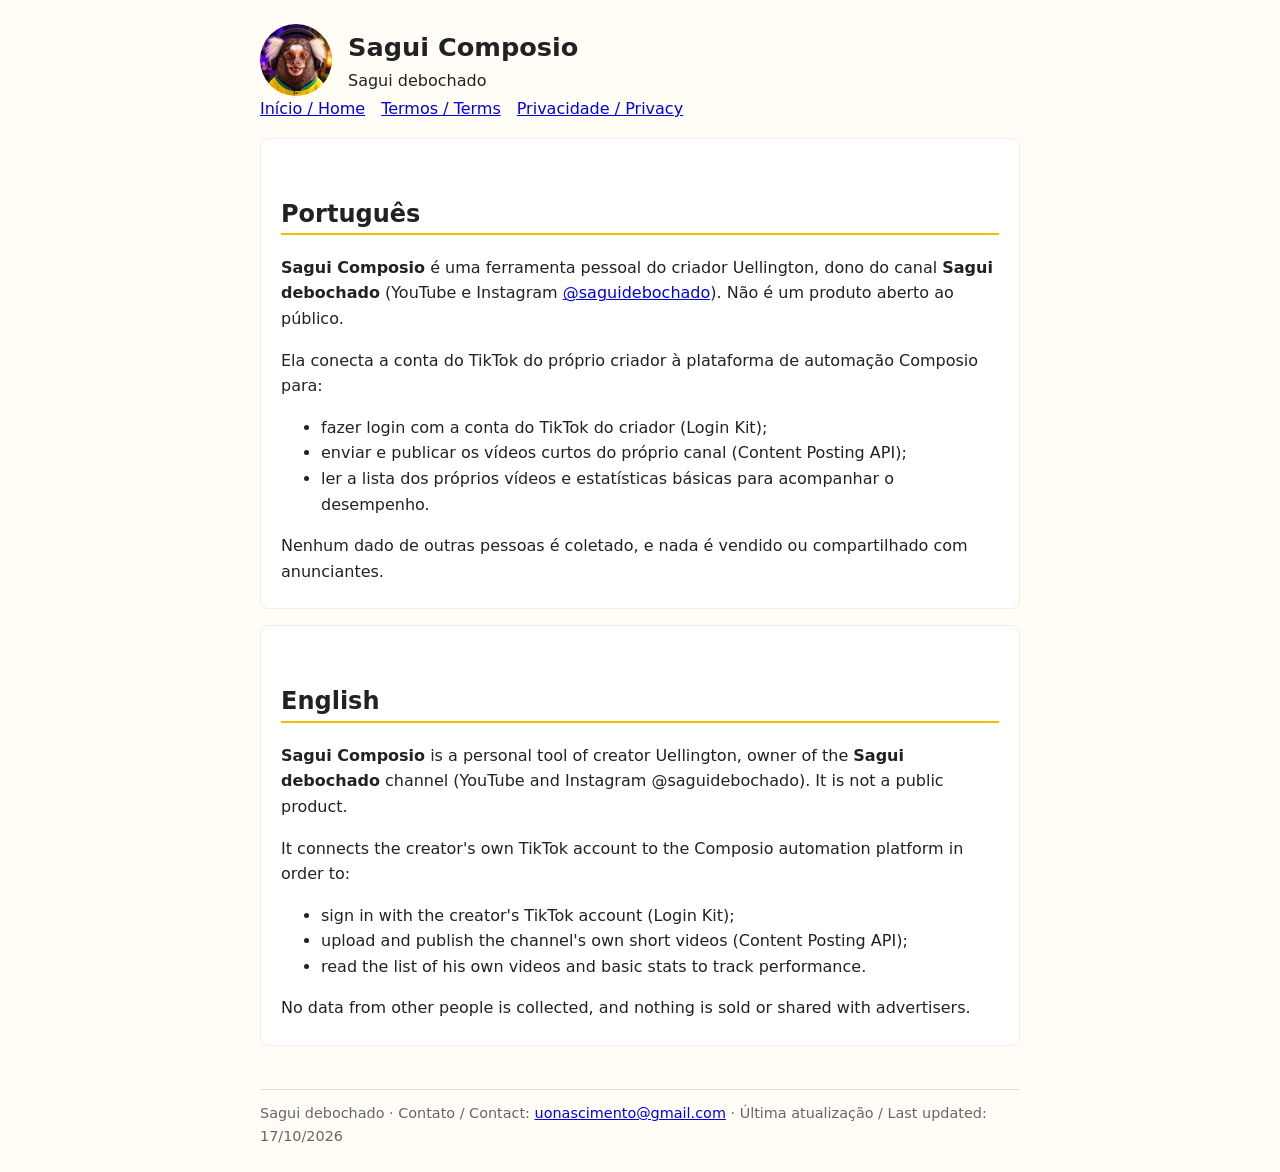
<file: index.html>
<!doctype html><html lang="pt-BR"><head><meta charset="utf-8"><meta name="viewport" content="width=device-width,initial-scale=1"><title>Sagui Composio – Sagui debochado</title><link rel="stylesheet" href="style.css"><link rel="icon" href="icon.png"></head><body>
<header><img src="icon.png" alt="Sagui debochado"><div><h1>Sagui Composio</h1><div>Sagui debochado</div></div></header>
<nav><a href="index.html">Início / Home</a><a href="terms.html">Termos / Terms</a><a href="privacy.html">Privacidade / Privacy</a></nav>
<div class="lang"><h2>Português</h2>
<p><strong>Sagui Composio</strong> é uma ferramenta pessoal do criador Uellington, dono do canal <strong>Sagui debochado</strong> (YouTube e Instagram <a href="https://www.youtube.com/@saguidebochado">@saguidebochado</a>). Não é um produto aberto ao público.</p>
<p>Ela conecta a conta do TikTok do próprio criador à plataforma de automação Composio para:</p>
<ul><li>fazer login com a conta do TikTok do criador (Login Kit);</li><li>enviar e publicar os vídeos curtos do próprio canal (Content Posting API);</li><li>ler a lista dos próprios vídeos e estatísticas básicas para acompanhar o desempenho.</li></ul>
<p>Nenhum dado de outras pessoas é coletado, e nada é vendido ou compartilhado com anunciantes.</p></div>
<div class="lang"><h2>English</h2>
<p><strong>Sagui Composio</strong> is a personal tool of creator Uellington, owner of the <strong>Sagui debochado</strong> channel (YouTube and Instagram @saguidebochado). It is not a public product.</p>
<p>It connects the creator's own TikTok account to the Composio automation platform in order to:</p>
<ul><li>sign in with the creator's TikTok account (Login Kit);</li><li>upload and publish the channel's own short videos (Content Posting API);</li><li>read the list of his own videos and basic stats to track performance.</li></ul>
<p>No data from other people is collected, and nothing is sold or shared with advertisers.</p></div>
<footer>Sagui debochado · Contato / Contact: <a href="mailto:uonascimento@gmail.com">uonascimento@gmail.com</a> · Última atualização / Last updated: 17/10/2026</footer>
</body></html>
</file>
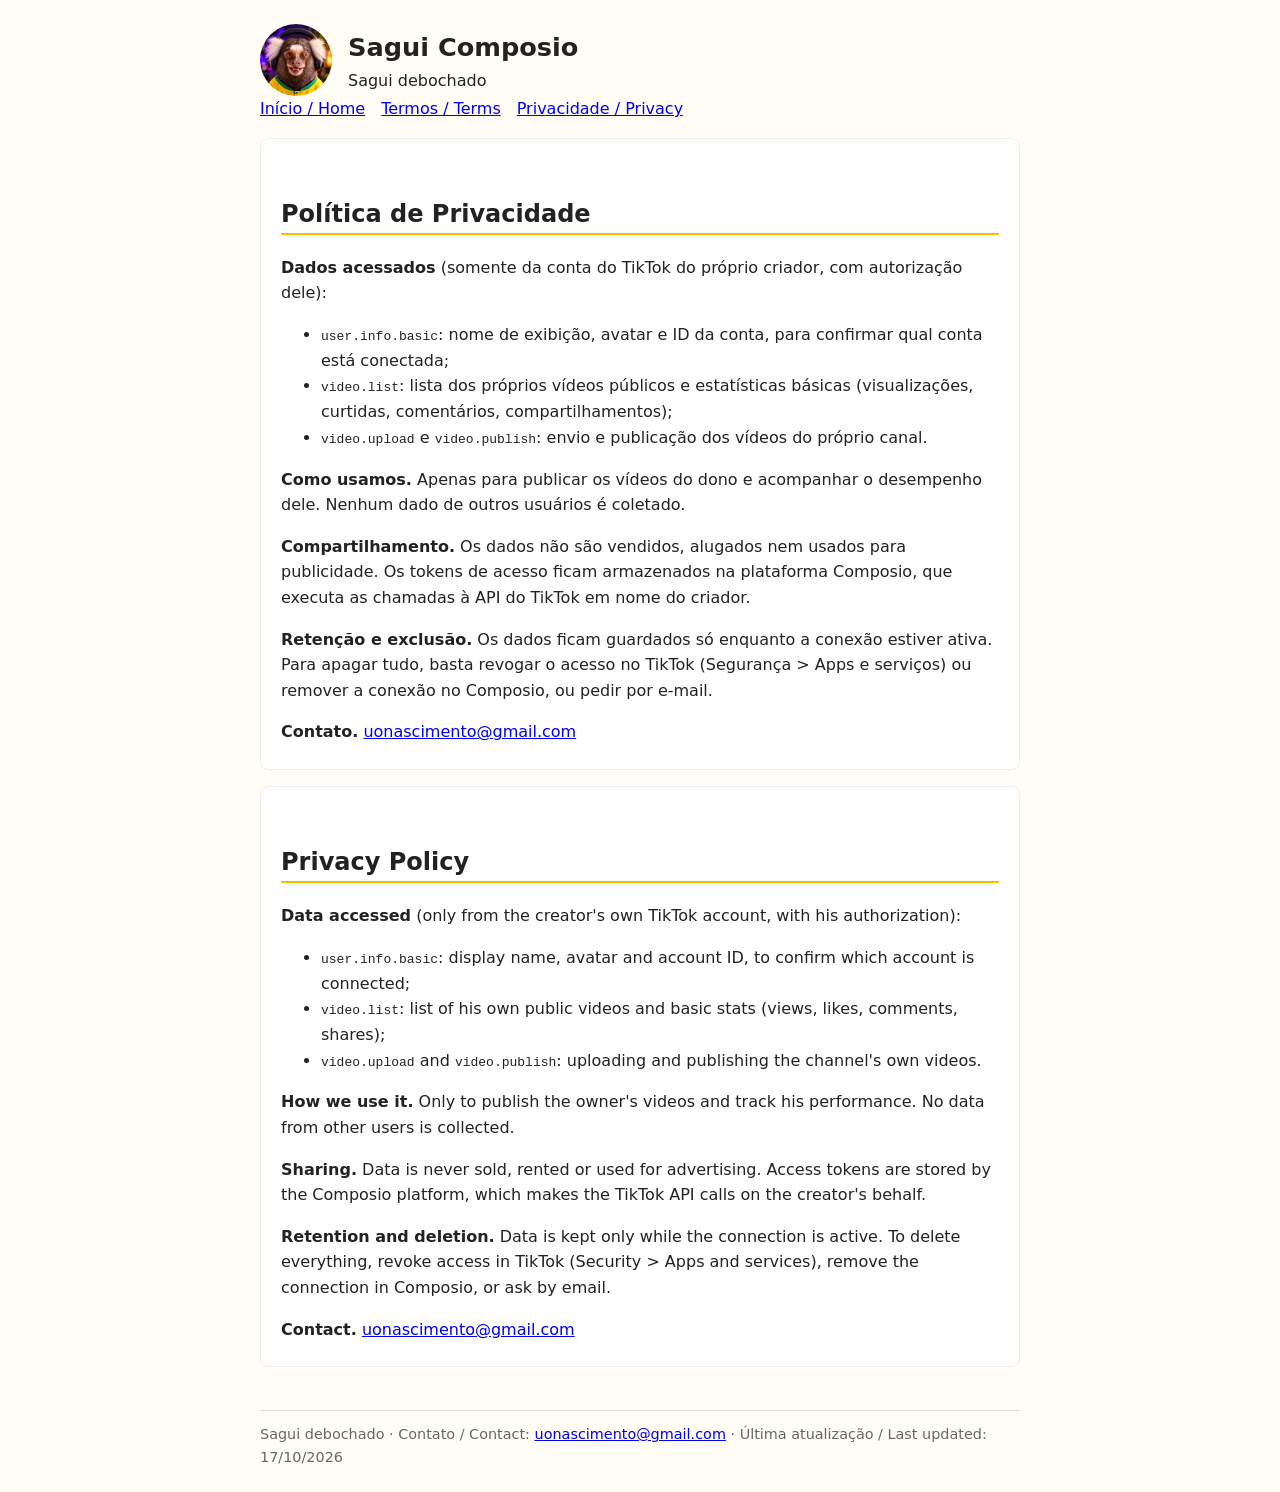
<file: privacy.html>
<!doctype html><html lang="pt-BR"><head><meta charset="utf-8"><meta name="viewport" content="width=device-width,initial-scale=1"><title>Política de Privacidade / Privacy Policy – Sagui Composio</title><link rel="stylesheet" href="style.css"><link rel="icon" href="icon.png"></head><body>
<header><img src="icon.png" alt="Sagui debochado"><div><h1>Sagui Composio</h1><div>Sagui debochado</div></div></header>
<nav><a href="index.html">Início / Home</a><a href="terms.html">Termos / Terms</a><a href="privacy.html">Privacidade / Privacy</a></nav>
<div class="lang"><h2>Política de Privacidade</h2>
<p><strong>Dados acessados</strong> (somente da conta do TikTok do próprio criador, com autorização dele):</p>
<ul><li><code>user.info.basic</code>: nome de exibição, avatar e ID da conta, para confirmar qual conta está conectada;</li>
<li><code>video.list</code>: lista dos próprios vídeos públicos e estatísticas básicas (visualizações, curtidas, comentários, compartilhamentos);</li>
<li><code>video.upload</code> e <code>video.publish</code>: envio e publicação dos vídeos do próprio canal.</li></ul>
<p><strong>Como usamos.</strong> Apenas para publicar os vídeos do dono e acompanhar o desempenho dele. Nenhum dado de outros usuários é coletado.</p>
<p><strong>Compartilhamento.</strong> Os dados não são vendidos, alugados nem usados para publicidade. Os tokens de acesso ficam armazenados na plataforma Composio, que executa as chamadas à API do TikTok em nome do criador.</p>
<p><strong>Retenção e exclusão.</strong> Os dados ficam guardados só enquanto a conexão estiver ativa. Para apagar tudo, basta revogar o acesso no TikTok (Segurança &gt; Apps e serviços) ou remover a conexão no Composio, ou pedir por e-mail.</p>
<p><strong>Contato.</strong> <a href="mailto:uonascimento@gmail.com">uonascimento@gmail.com</a></p></div>
<div class="lang"><h2>Privacy Policy</h2>
<p><strong>Data accessed</strong> (only from the creator's own TikTok account, with his authorization):</p>
<ul><li><code>user.info.basic</code>: display name, avatar and account ID, to confirm which account is connected;</li>
<li><code>video.list</code>: list of his own public videos and basic stats (views, likes, comments, shares);</li>
<li><code>video.upload</code> and <code>video.publish</code>: uploading and publishing the channel's own videos.</li></ul>
<p><strong>How we use it.</strong> Only to publish the owner's videos and track his performance. No data from other users is collected.</p>
<p><strong>Sharing.</strong> Data is never sold, rented or used for advertising. Access tokens are stored by the Composio platform, which makes the TikTok API calls on the creator's behalf.</p>
<p><strong>Retention and deletion.</strong> Data is kept only while the connection is active. To delete everything, revoke access in TikTok (Security &gt; Apps and services), remove the connection in Composio, or ask by email.</p>
<p><strong>Contact.</strong> <a href="mailto:uonascimento@gmail.com">uonascimento@gmail.com</a></p></div>
<footer>Sagui debochado · Contato / Contact: <a href="mailto:uonascimento@gmail.com">uonascimento@gmail.com</a> · Última atualização / Last updated: 17/10/2026</footer>
</body></html>
</file>
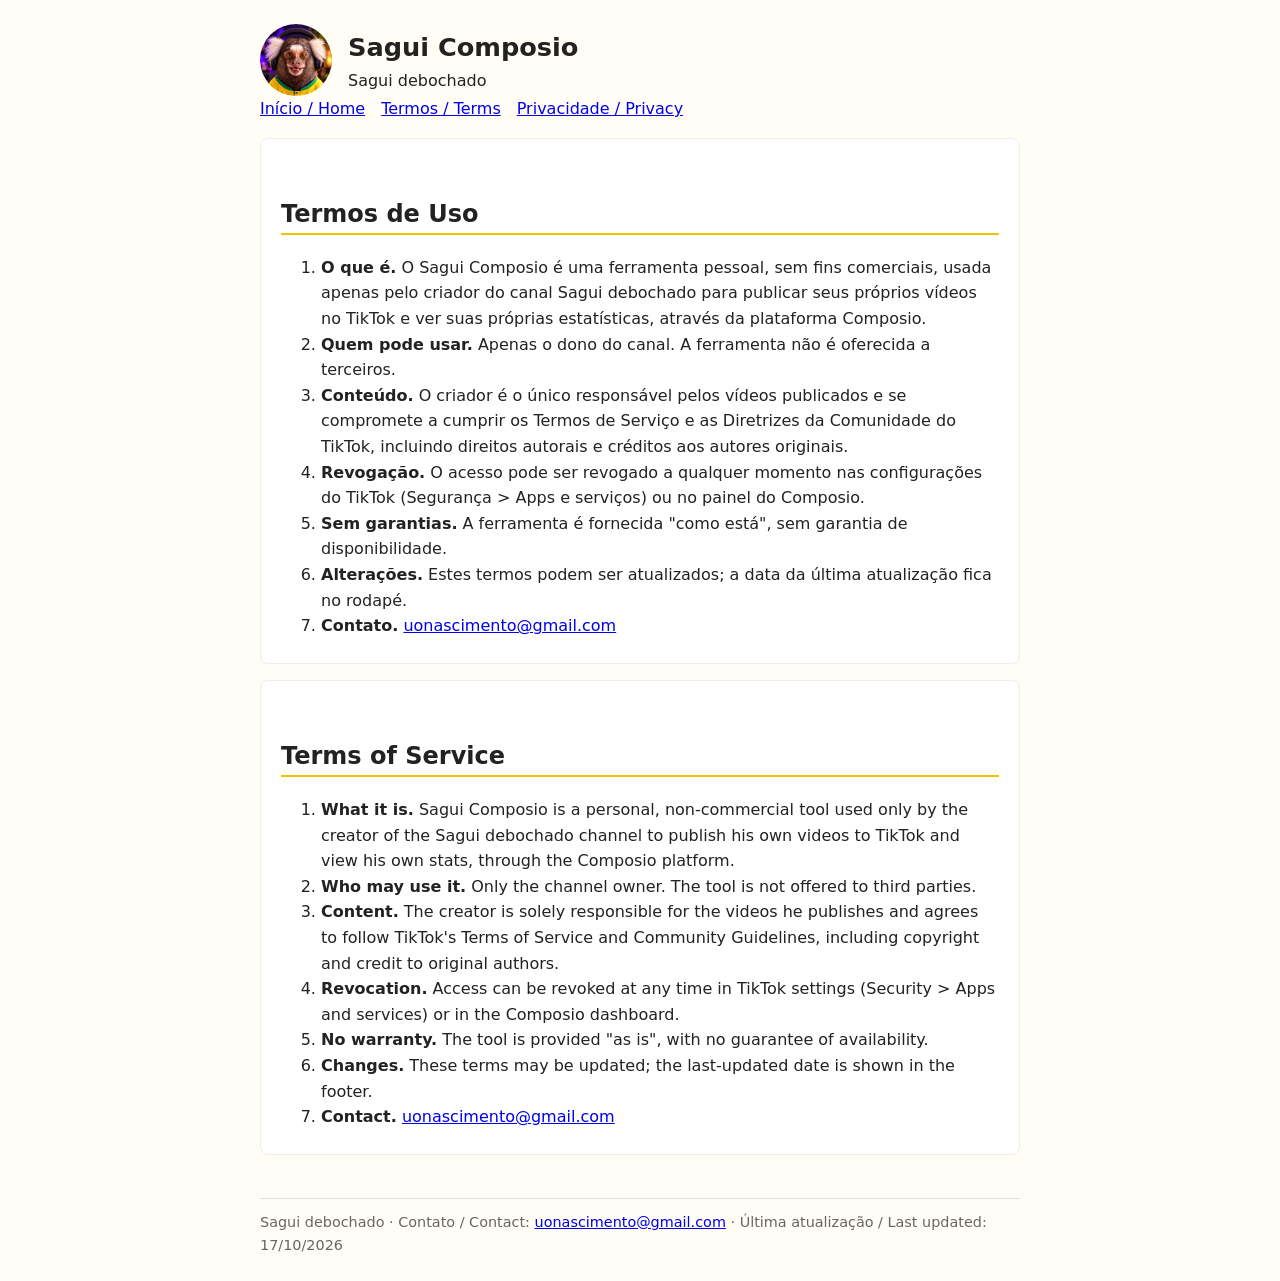
<file: terms.html>
<!doctype html><html lang="pt-BR"><head><meta charset="utf-8"><meta name="viewport" content="width=device-width,initial-scale=1"><title>Termos de Uso / Terms of Service – Sagui Composio</title><link rel="stylesheet" href="style.css"><link rel="icon" href="icon.png"></head><body>
<header><img src="icon.png" alt="Sagui debochado"><div><h1>Sagui Composio</h1><div>Sagui debochado</div></div></header>
<nav><a href="index.html">Início / Home</a><a href="terms.html">Termos / Terms</a><a href="privacy.html">Privacidade / Privacy</a></nav>
<div class="lang"><h2>Termos de Uso</h2>
<ol>
<li><strong>O que é.</strong> O Sagui Composio é uma ferramenta pessoal, sem fins comerciais, usada apenas pelo criador do canal Sagui debochado para publicar seus próprios vídeos no TikTok e ver suas próprias estatísticas, através da plataforma Composio.</li>
<li><strong>Quem pode usar.</strong> Apenas o dono do canal. A ferramenta não é oferecida a terceiros.</li>
<li><strong>Conteúdo.</strong> O criador é o único responsável pelos vídeos publicados e se compromete a cumprir os Termos de Serviço e as Diretrizes da Comunidade do TikTok, incluindo direitos autorais e créditos aos autores originais.</li>
<li><strong>Revogação.</strong> O acesso pode ser revogado a qualquer momento nas configurações do TikTok (Segurança &gt; Apps e serviços) ou no painel do Composio.</li>
<li><strong>Sem garantias.</strong> A ferramenta é fornecida "como está", sem garantia de disponibilidade.</li>
<li><strong>Alterações.</strong> Estes termos podem ser atualizados; a data da última atualização fica no rodapé.</li>
<li><strong>Contato.</strong> <a href="mailto:uonascimento@gmail.com">uonascimento@gmail.com</a></li>
</ol></div>
<div class="lang"><h2>Terms of Service</h2>
<ol>
<li><strong>What it is.</strong> Sagui Composio is a personal, non-commercial tool used only by the creator of the Sagui debochado channel to publish his own videos to TikTok and view his own stats, through the Composio platform.</li>
<li><strong>Who may use it.</strong> Only the channel owner. The tool is not offered to third parties.</li>
<li><strong>Content.</strong> The creator is solely responsible for the videos he publishes and agrees to follow TikTok's Terms of Service and Community Guidelines, including copyright and credit to original authors.</li>
<li><strong>Revocation.</strong> Access can be revoked at any time in TikTok settings (Security &gt; Apps and services) or in the Composio dashboard.</li>
<li><strong>No warranty.</strong> The tool is provided "as is", with no guarantee of availability.</li>
<li><strong>Changes.</strong> These terms may be updated; the last-updated date is shown in the footer.</li>
<li><strong>Contact.</strong> <a href="mailto:uonascimento@gmail.com">uonascimento@gmail.com</a></li>
</ol></div>
<footer>Sagui debochado · Contato / Contact: <a href="mailto:uonascimento@gmail.com">uonascimento@gmail.com</a> · Última atualização / Last updated: 17/10/2026</footer>
</body></html>
</file>
<file: style.css>
body{font-family:system-ui,-apple-system,Segoe UI,Roboto,sans-serif;max-width:760px;margin:0 auto;padding:24px;line-height:1.6;color:#222;background:#fffdf5}
header{display:flex;align-items:center;gap:16px}header img{width:72px;height:72px;border-radius:50%}
h1{margin:0;font-size:1.6em}h2{margin-top:2em;border-bottom:2px solid #f2c200}
nav a{margin-right:16px}footer{margin-top:3em;font-size:.9em;color:#666;border-top:1px solid #ddd;padding-top:12px}
.lang{background:#fff;border:1px solid #eee;border-radius:8px;padding:8px 20px;margin-top:16px}
</file>
